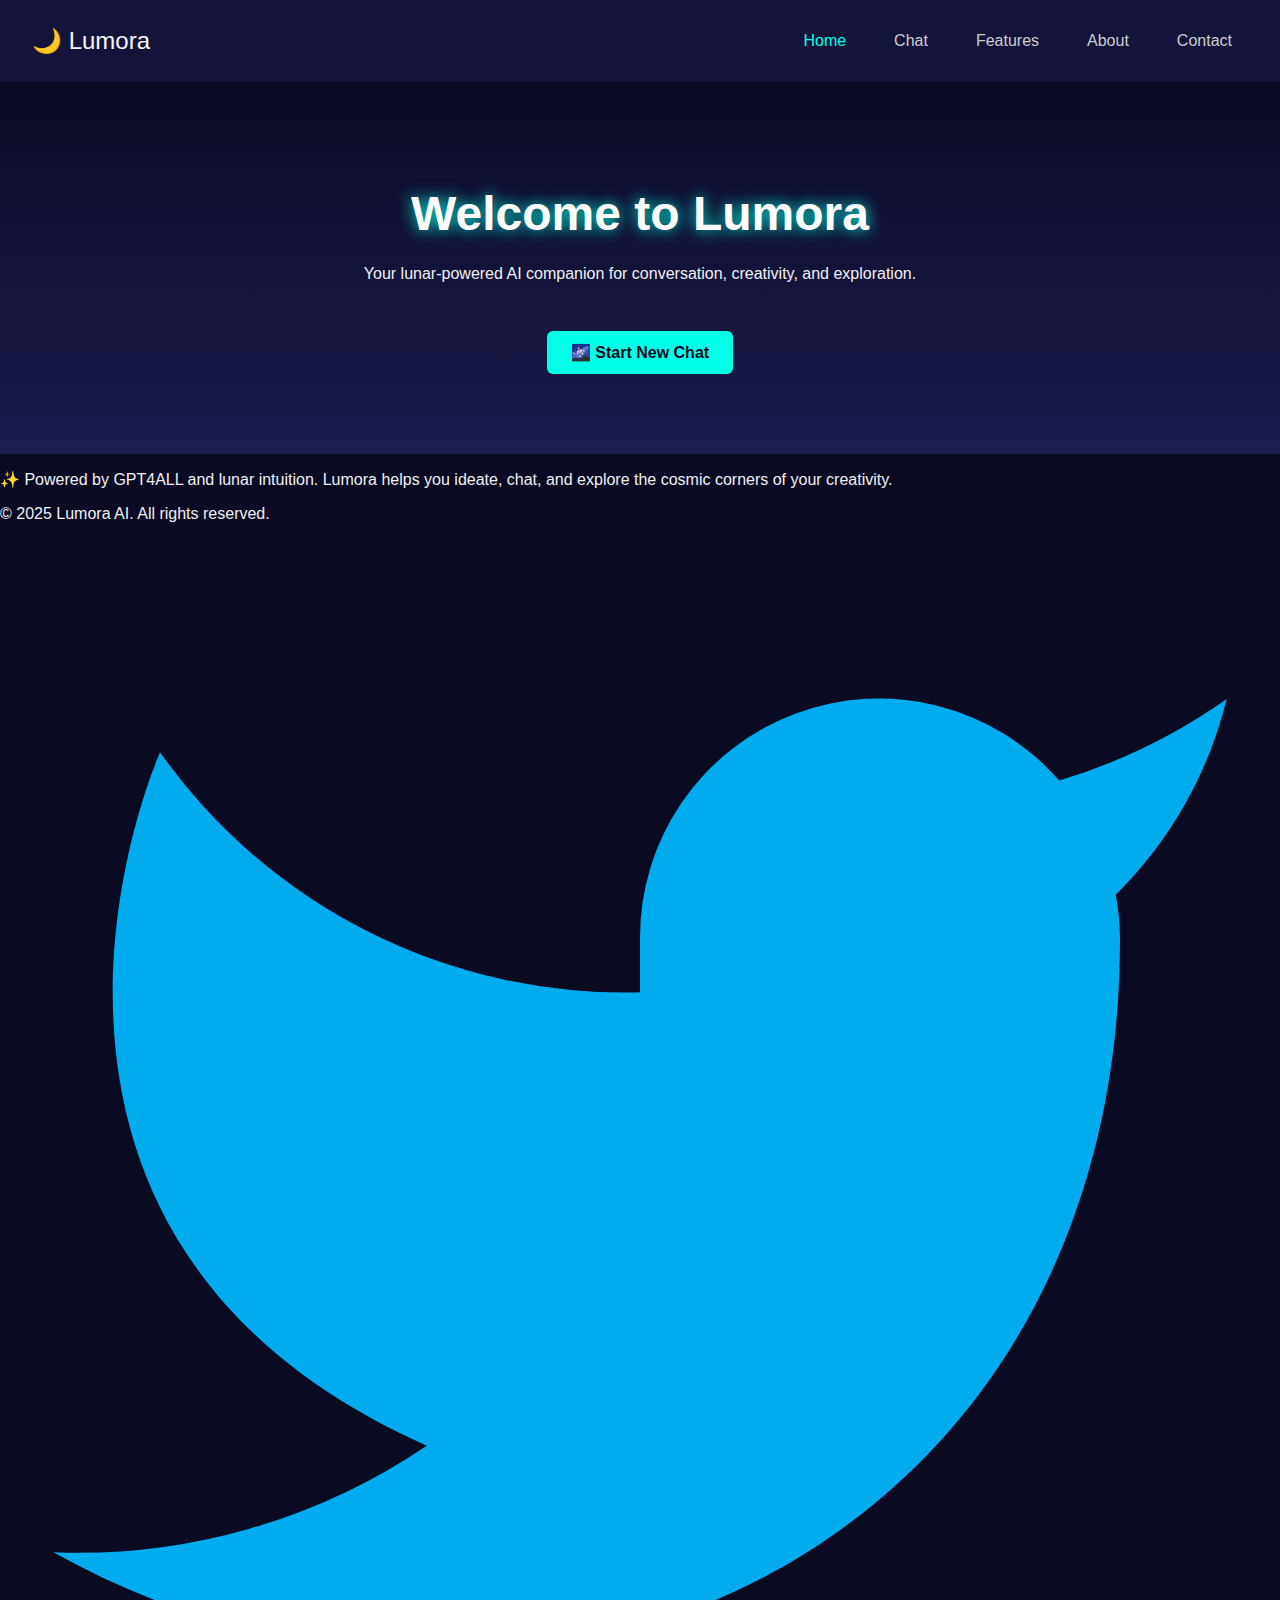
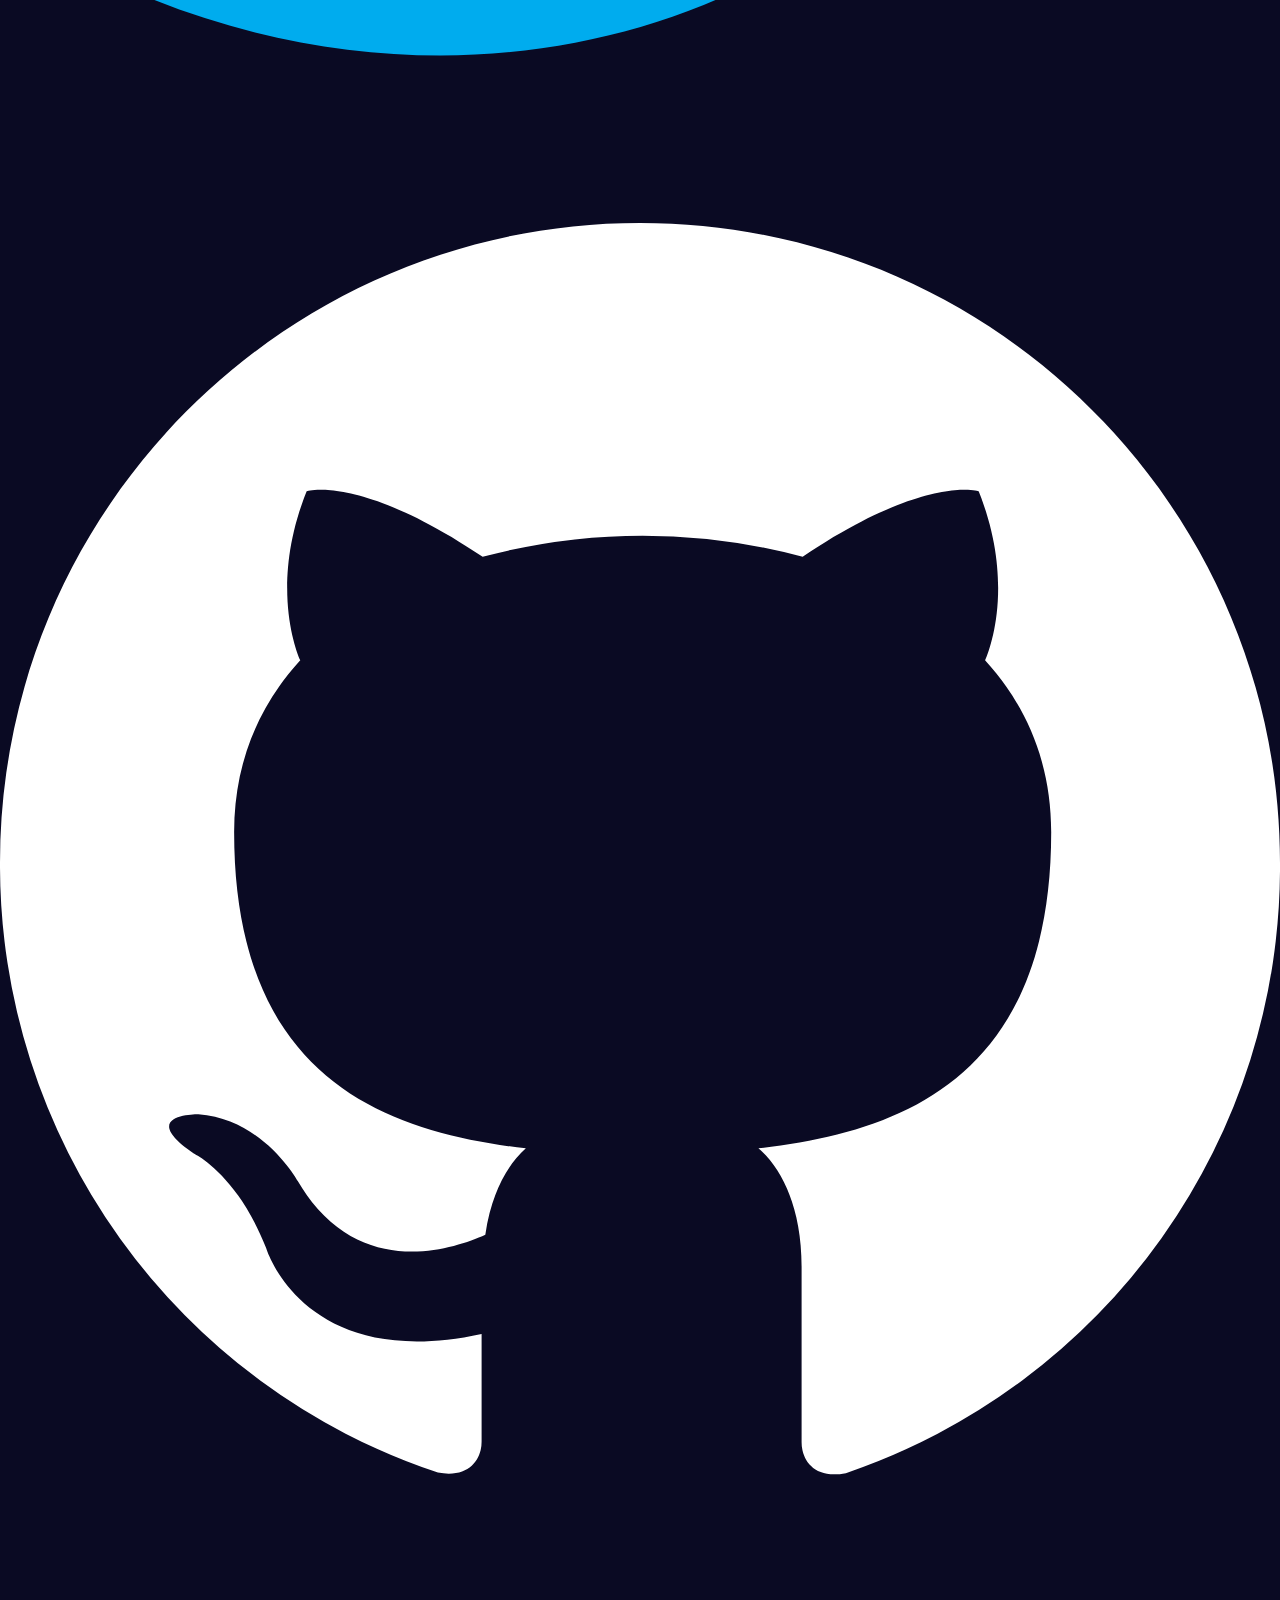
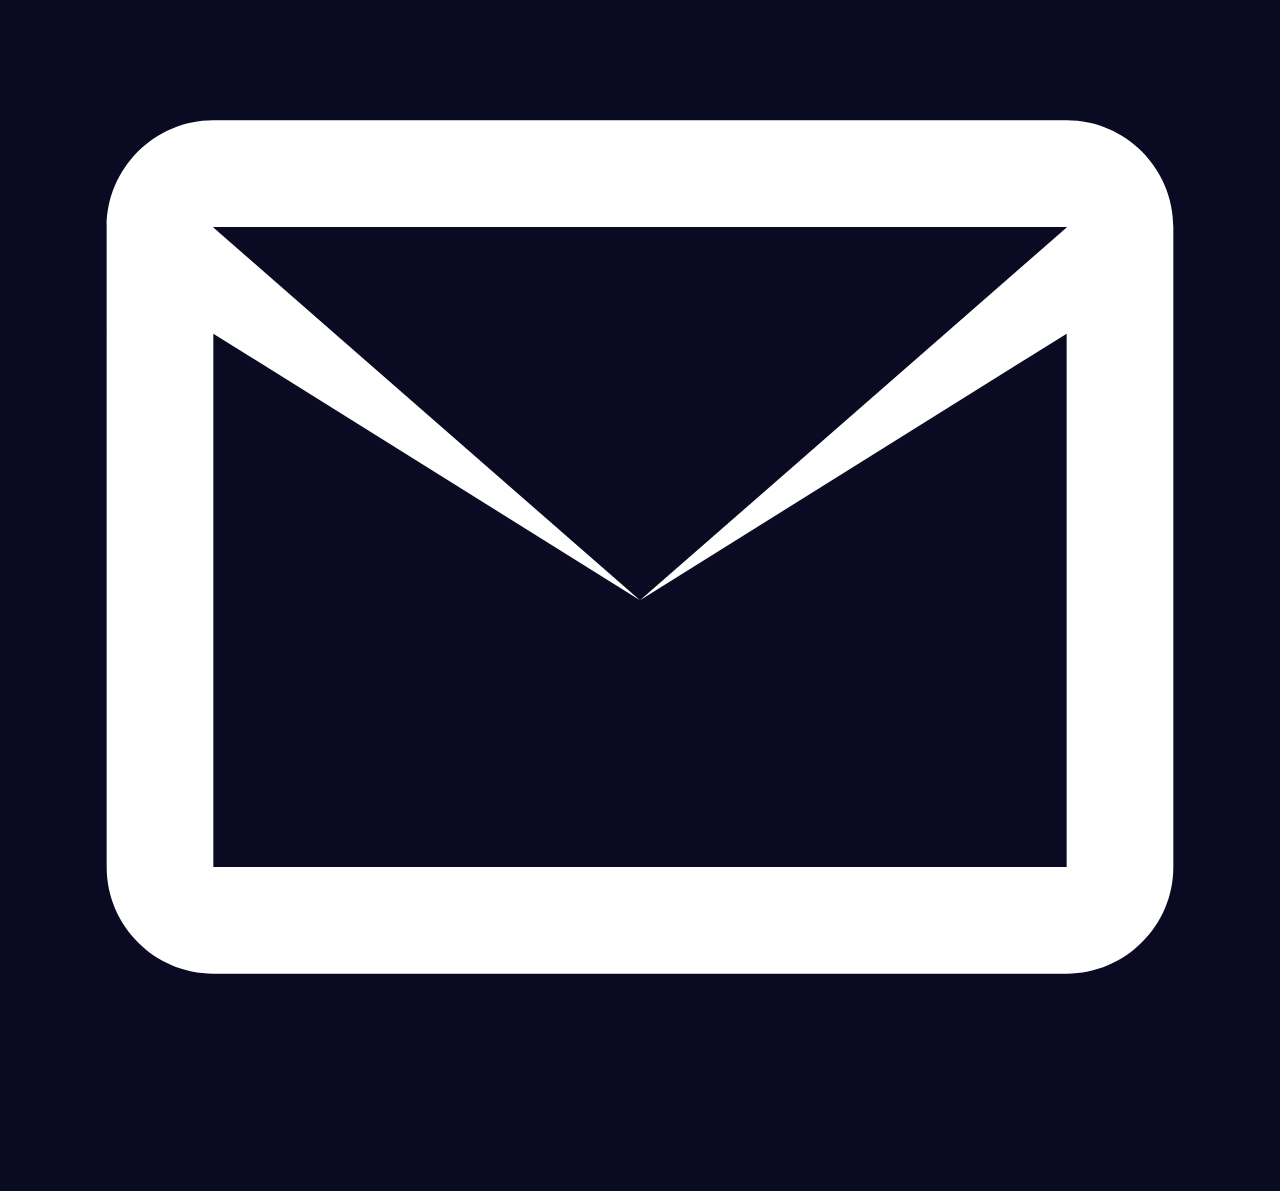
<file: Index.html>
<!DOCTYPE html>
<html lang="en">
<head>
  <meta charset="UTF-8" />
  <meta name="viewport" content="width=device-width, initial-scale=1.0" />
  <title>Lumora – Your Cosmic Companion</title>
  <link rel="stylesheet" href="styles/style.css" />
</head>
<body>
  <!-- Navbar -->
  <header class="navbar">
    <div class="logo">🌙 Lumora</div>
    <nav>
      <ul>
        <li><a href="index.html" class="active">Home</a></li>
        <li><a href="chat.html">Chat</a></li>
        <li><a href="features.html">Features</a></li>
        <li><a href="about.html">About</a></li>
        <li><a href="contact.html">Contact</a></li>
      </ul>
    </nav>
  </header>

  <!-- Main Content -->
  <main class="page-content">
    <!-- Hero Section -->
    <section class="hero">
      <h1 class="glow-title">Welcome to Lumora</h1>
      <p>Your lunar-powered AI companion for conversation, creativity, and exploration.</p>
      <a href="chat.html" class="cta-button">🌌 Start New Chat</a>
    </section>

    <!-- Introduction Block -->
    <section class="intro-section">
      <p>✨ Powered by GPT4ALL and lunar intuition. Lumora helps you ideate, chat, and explore the cosmic corners of your creativity.</p>
    </section>
  </main>

  <!-- Footer -->
  <footer>
    <p>&copy; 2025 Lumora AI. All rights reserved.</p>
    <div class="social-icons">
      <a href="https://twitter.com/yourprofile" target="_blank">
        <img src="assets/icons/twitter.svg" alt="Twitter" />
      </a>
      <a href="https://github.com/yourprofile" target="_blank">
        <img src="assets/icons/github.svg" alt="GitHub" />
      </a>
      <a href="mailto:your@email.com">
        <img src="assets/icons/mail.svg" alt="Email" />
      </a>
    </div>
  </footer>
</body>
</html>
</file>
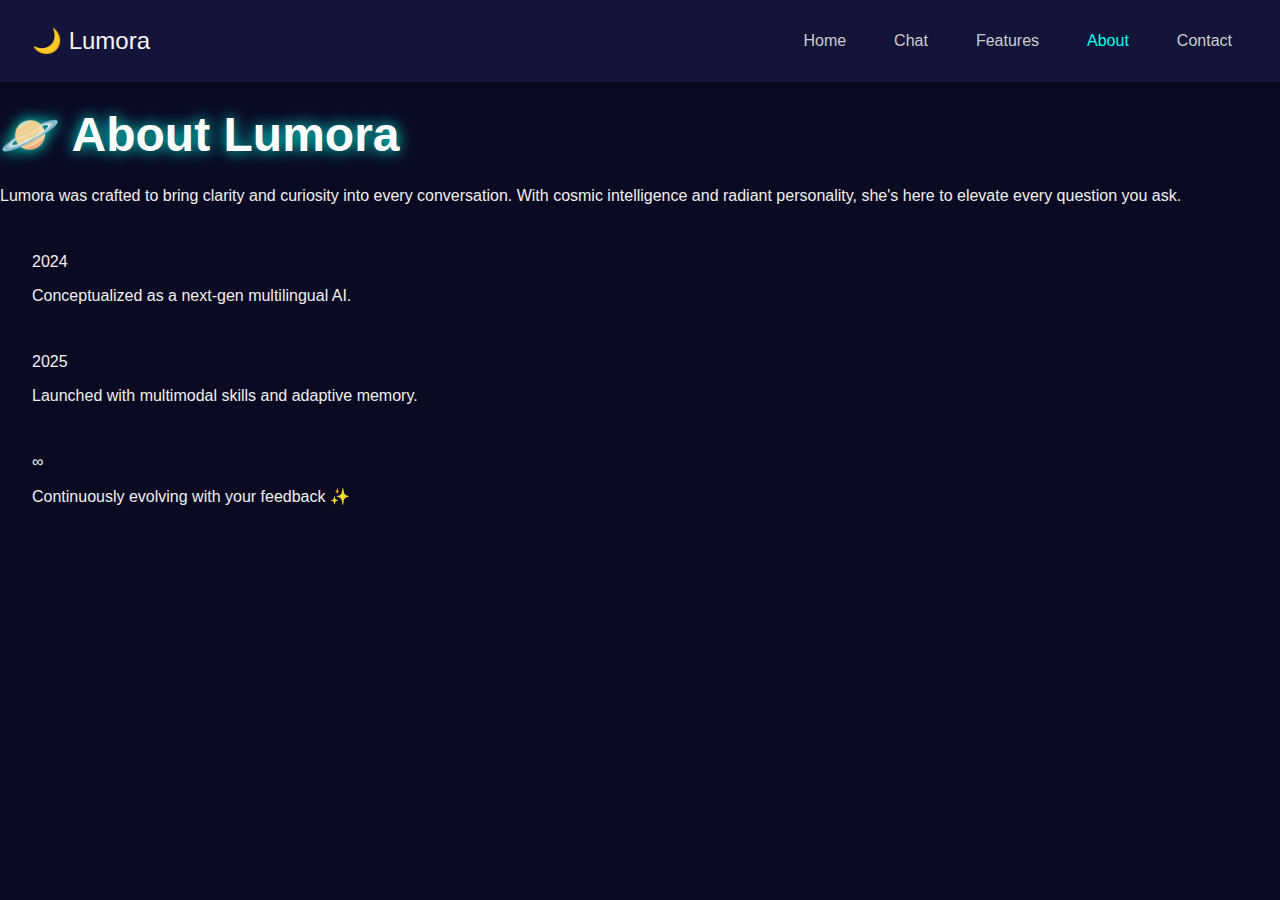
<file: about.html>
<!DOCTYPE html>
<html lang="en">
<head>
  <meta charset="UTF-8" />
  <title>About Lumora</title>
  <link rel="stylesheet" href="styles/style.css" />
</head>
<body>
  <div class="starfield-bg"></div>
  <header class="navbar">
    <div class="logo">🌙 Lumora</div>
    <nav>
      <ul>
        <li><a href="index.html">Home</a></li>
        <li><a href="chat.html">Chat</a></li>
        <li><a href="features.html">Features</a></li>
        <li><a href="about.html" class="active">About</a></li>
        <li><a href="contact.html">Contact</a></li>
      </ul>
    </nav>
  </header>

  <main class="about-section">
    <h1 class="glow-title">🪐 About Lumora</h1>
    <p class="about-intro">
      Lumora was crafted to bring clarity and curiosity into every conversation. With cosmic intelligence and radiant personality, she's here to elevate every question you ask.
    </p>

    <section class="timeline">
      <div class="orbit">
        <div class="planet">2024</div>
        <p>Conceptualized as a next-gen multilingual AI.</p>
      </div>
      <div class="orbit">
        <div class="planet">2025</div>
        <p>Launched with multimodal skills and adaptive memory.</p>
      </div>
      <div class="orbit">
        <div class="planet">∞</div>
        <p>Continuously evolving with your feedback ✨</p>
      </div>
    </section>
  </main>
</body>
</html>
</file>
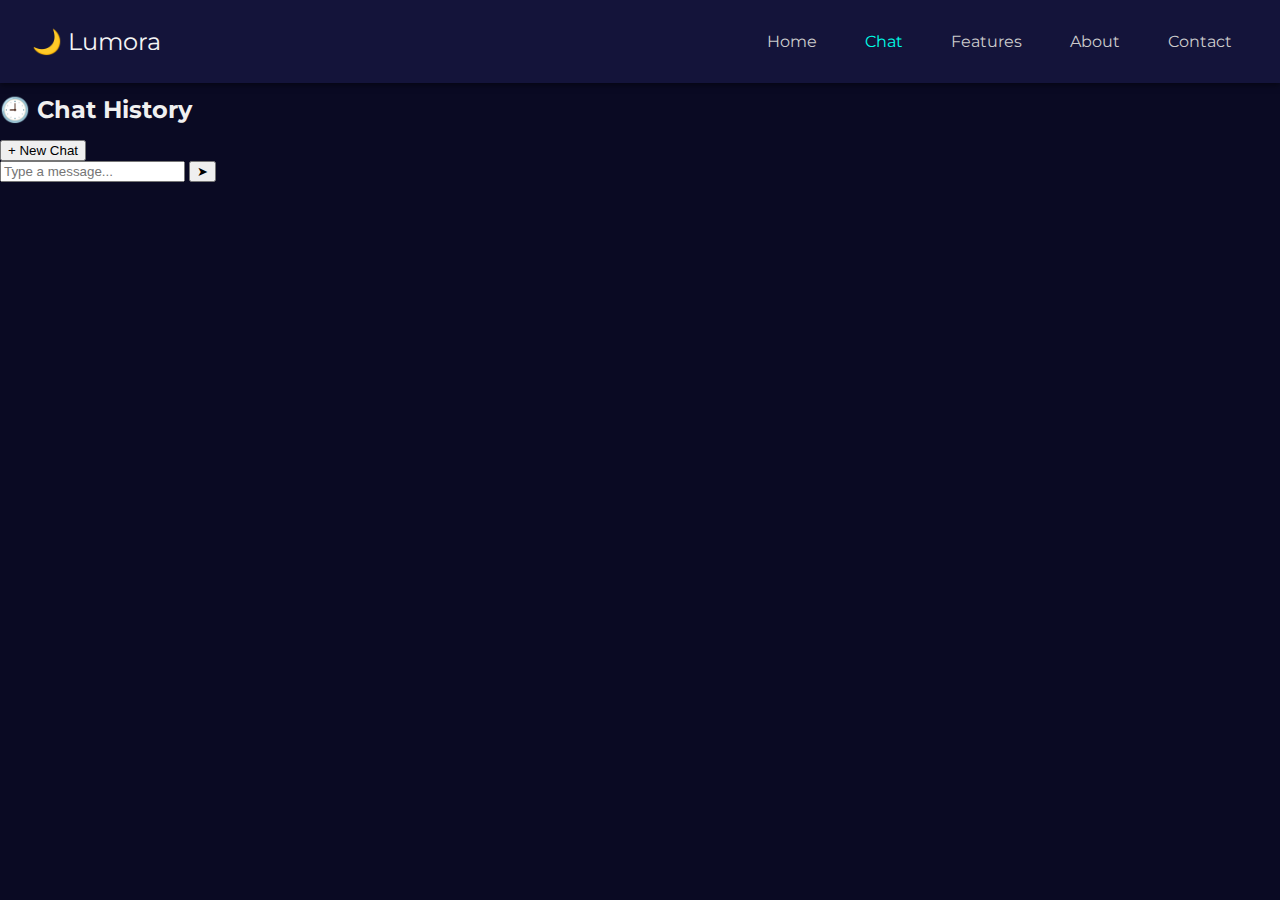
<file: chat.html>
<!DOCTYPE html>
<html lang="en">
<head>
  <meta charset="UTF-8" />
  <title>Lumora Chat – Converse with Your AI</title>
  <link rel="stylesheet" href="styles/style.css" />
  <link href="https://fonts.googleapis.com/css2?family=Orbitron:wght@600&family=Montserrat&display=swap" rel="stylesheet">
</head>
<body>
  <div class="starfield-bg"></div>
  <header class="navbar">
    <div class="logo">🌙 Lumora</div>
    <nav>
      <ul>
        <li><a href="index.html">Home</a></li>
        <li><a href="chat.html" class="active">Chat</a></li>
        <li><a href="features.html">Features</a></li>
        <li><a href="about.html">About</a></li>
        <li><a href="contact.html">Contact</a></li>
      </ul>
    </nav>
  </header>

  <main class="chat-container">
    <aside class="chat-sidebar">
      <h2>🕘 Chat History</h2>
      <ul id="chat-history"></ul>
      <button id="new-chat">+ New Chat</button>
    </aside>

    <section class="chat-main">
      <div id="chat-window"></div>
      <form id="chat-form">
        <input type="text" id="chat-input" placeholder="Type a message..." autocomplete="off" />
        <button type="submit">➤</button>
      </form>
    </section>
  </main>

  <script src="scripts/chat.js"></script>
</body>
</html>
</file>
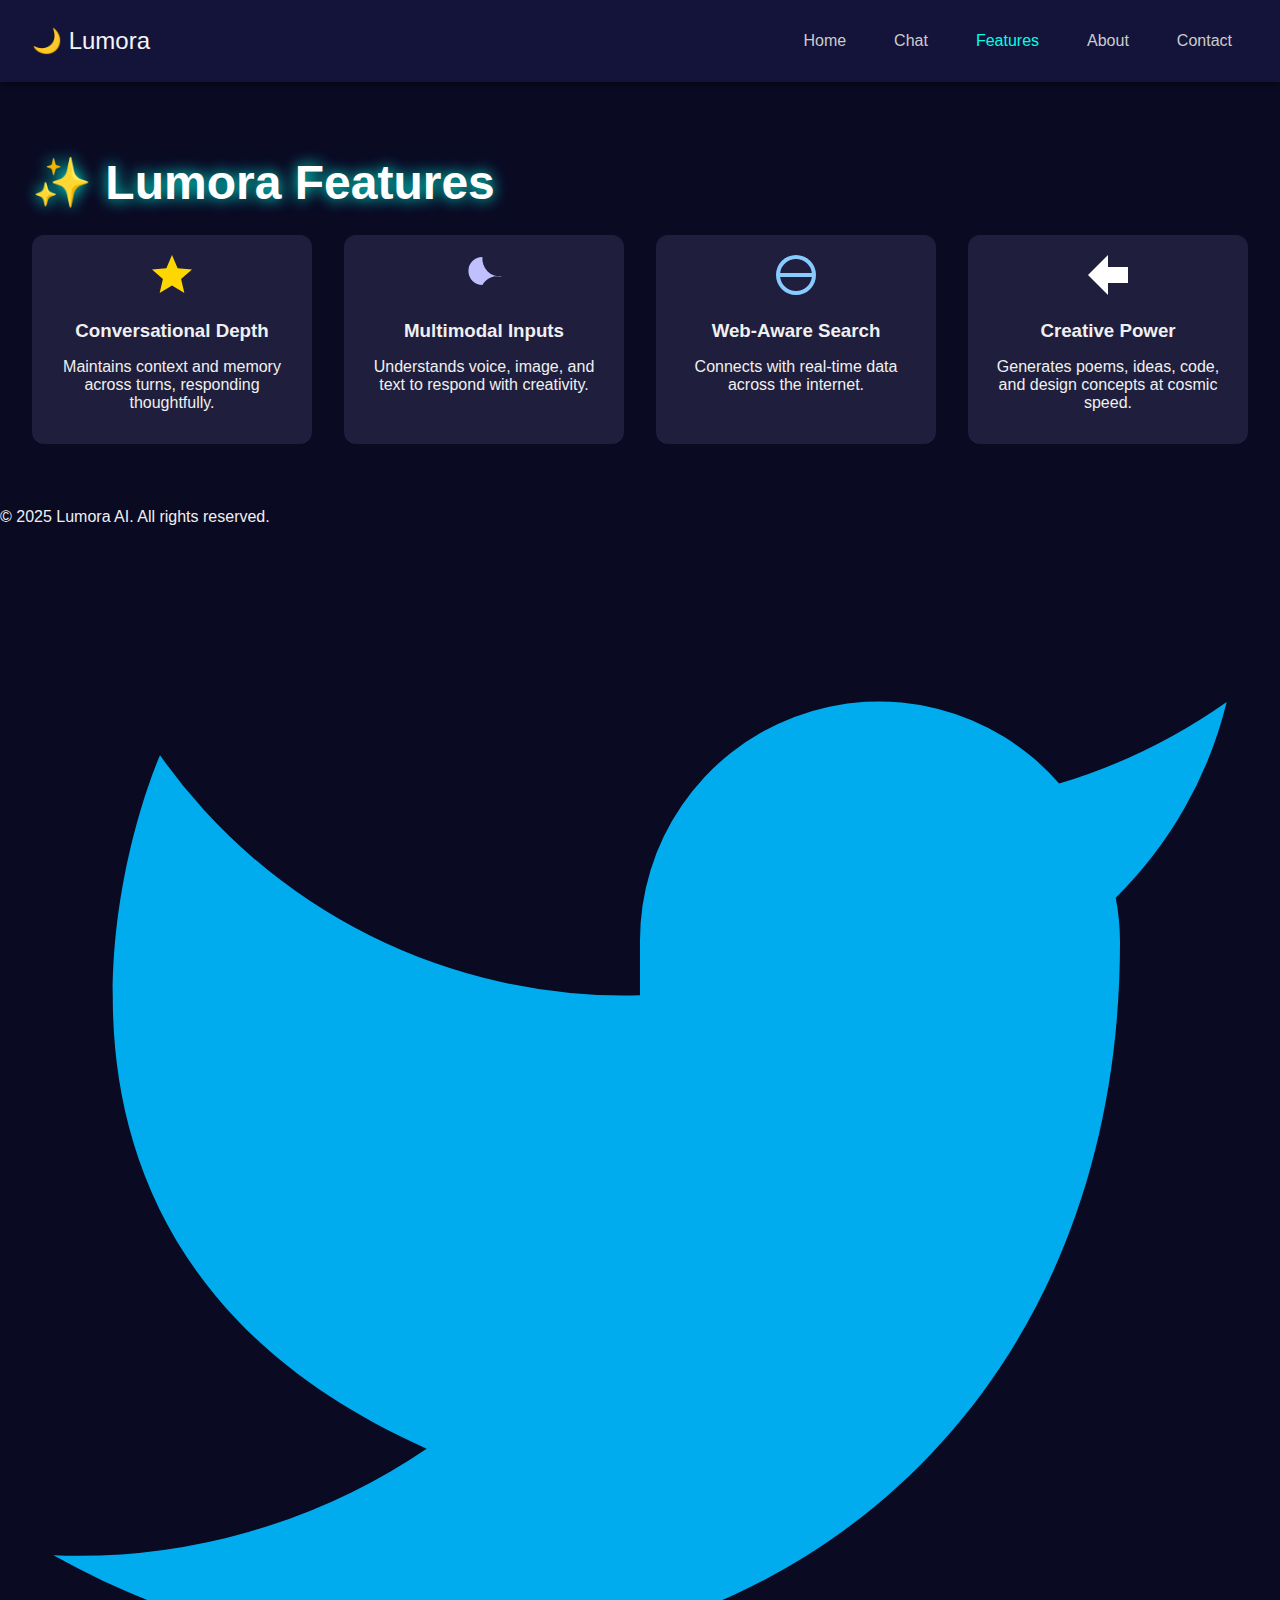
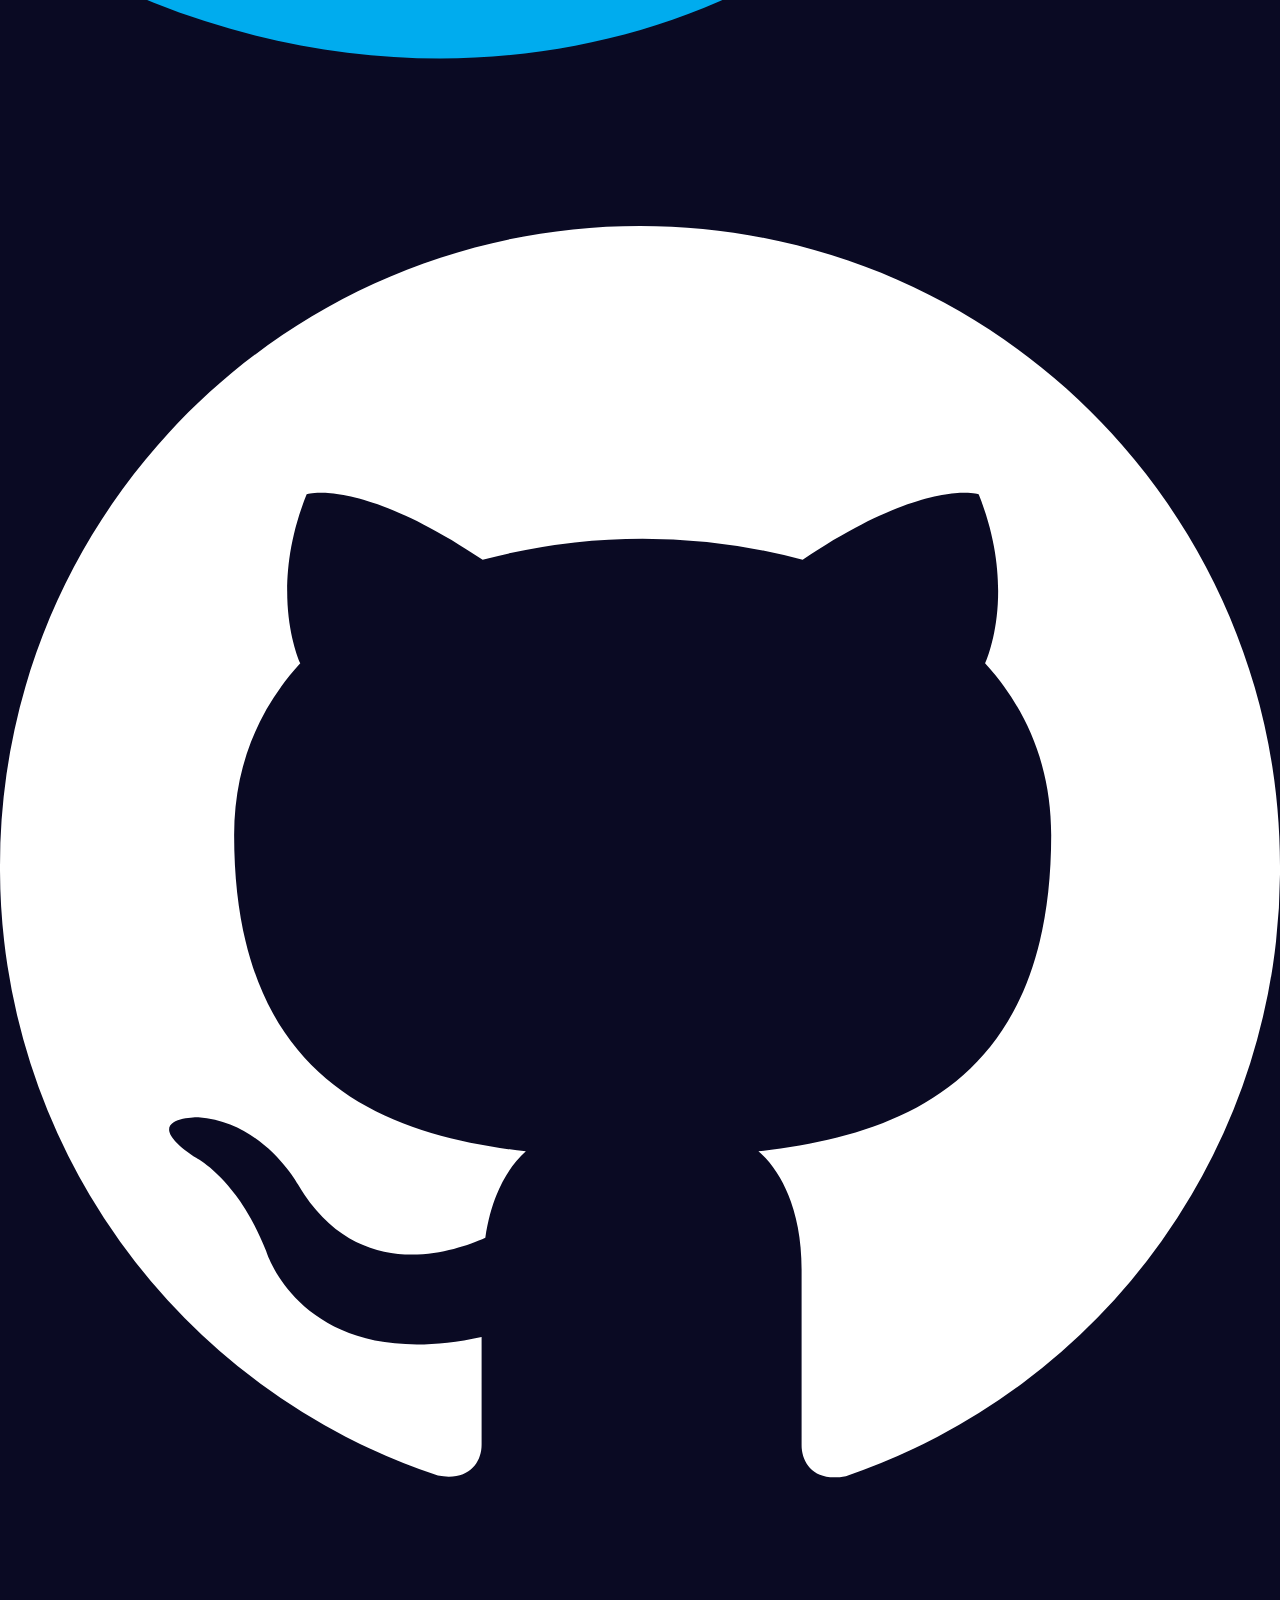
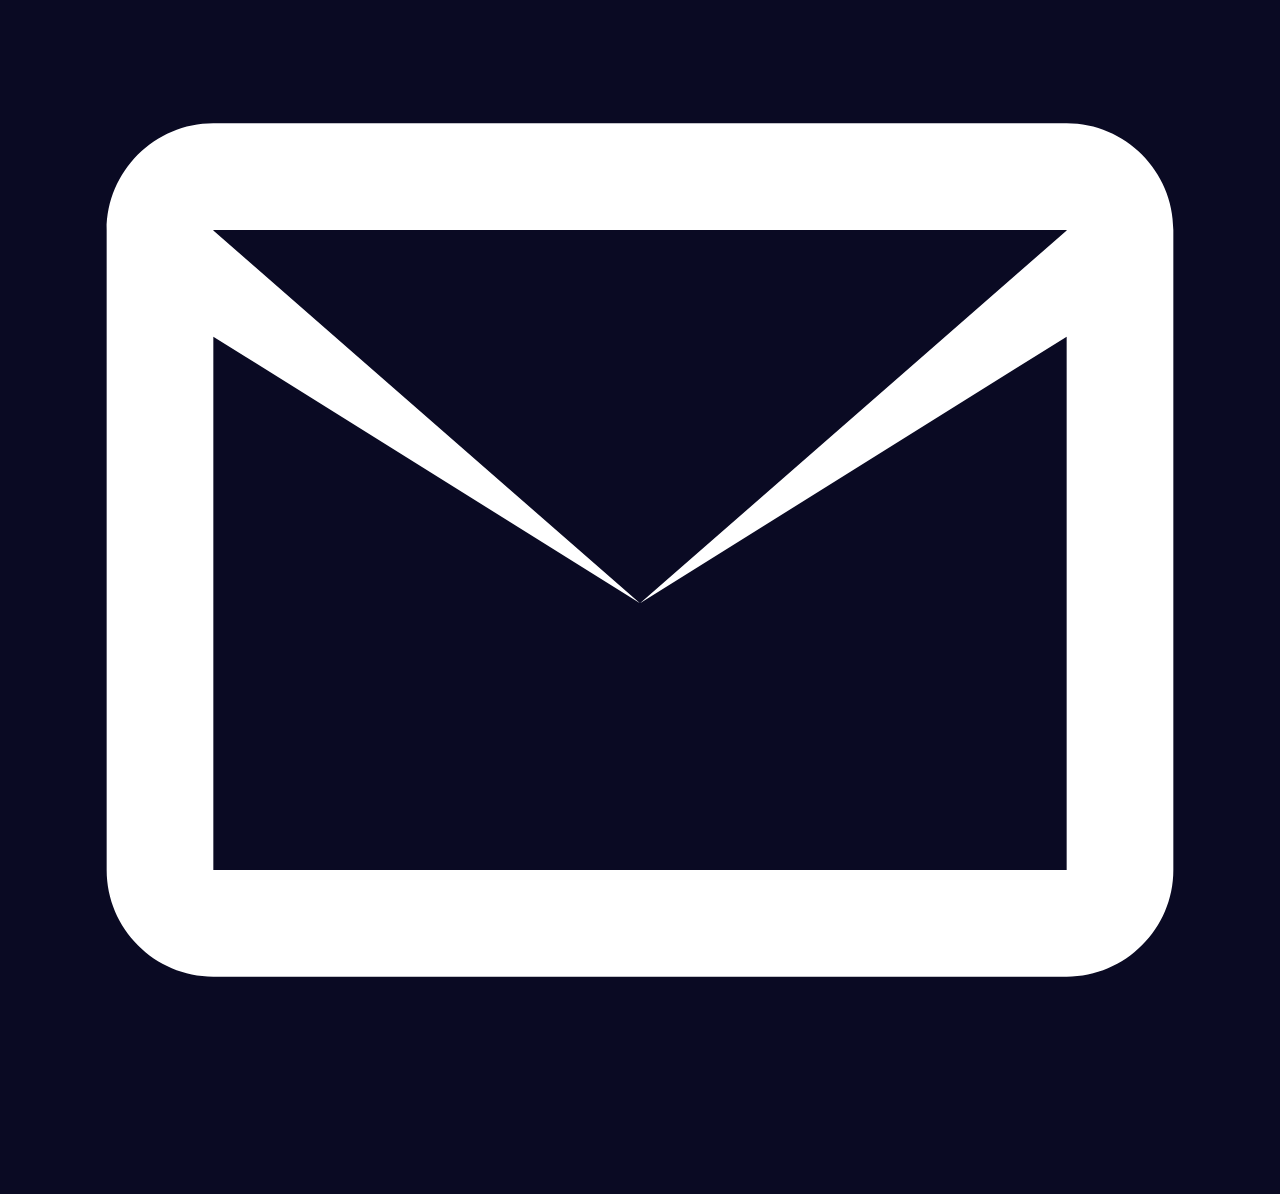
<file: features.html>
<!DOCTYPE html>
<html lang="en">
<head>
  <meta charset="UTF-8" />
  <title>Features – Lumora</title>
  <link rel="stylesheet" href="styles/style.css" />
</head>
<body>
  <header class="navbar">
    <div class="logo">🌙 Lumora</div>
    <nav>
      <ul>
        <li><a href="index.html">Home</a></li>
        <li><a href="chat.html">Chat</a></li>
        <li><a href="features.html" class="active">Features</a></li>
        <li><a href="about.html">About</a></li>
        <li><a href="contact.html">Contact</a></li>
      </ul>
    </nav>
  </header>

  <main class="features-section">
    <h1 class="glow-title">✨ Lumora Features</h1>
    <div class="features-grid">
      <div class="feature-card">
        <img src="assets/icons/star.svg" alt="Star" />
        <h3>Conversational Depth</h3>
        <p>Maintains context and memory across turns, responding thoughtfully.</p>
      </div>
      <div class="feature-card">
        <img src="assets/icons/moon.svg" alt="Moon" />
        <h3>Multimodal Inputs</h3>
        <p>Understands voice, image, and text to respond with creativity.</p>
      </div>
      <div class="feature-card">
        <img src="assets/icons/planet.svg" alt="Planet" />
        <h3>Web-Aware Search</h3>
        <p>Connects with real-time data across the internet.</p>
      </div>
      <div class="feature-card">
        <img src="assets/icons/comet.svg" alt="Comet" />
        <h3>Creative Power</h3>
        <p>Generates poems, ideas, code, and design concepts at cosmic speed.</p>
      </div>
    </div>
  </main>

  <footer>
    <p>&copy; 2025 Lumora AI. All rights reserved.</p>
    <div class="social-icons">
      <a href="https://twitter.com/yourprofile" target="_blank">
        <img src="assets/icons/twitter.svg" alt="Twitter" />
      </a>
      <a href="https://github.com/yourprofile" target="_blank">
        <img src="assets/icons/github.svg" alt="GitHub" />
      </a>
      <a href="mailto:your@email.com">
        <img src="assets/icons/mail.svg" alt="Email" />
      </a>
    </div>
  </footer>
</body>
</html>
</file>
<file: styles/style.css>
/* 🌌 Base Styles */
body {
  margin: 0;
  font-family: 'Montserrat', sans-serif;
  background-color: #0a0a23;
  color: #f0f0f0;
}

h1, h2, h3 {
  margin: 0.5em 0;
}

a {
  text-decoration: none;
  color: inherit;
}

/* 🌙 Navbar */
.navbar {
  display: flex;
  justify-content: space-between;
  align-items: center;
  padding: 1rem 2rem;
  background-color: #14143a;
  box-shadow: 0 2px 6px rgba(0,0,0,0.5);
}

.navbar .logo {
  font-size: 1.5rem;
  color: #f5f5f5;
}

.navbar ul {
  list-style: none;
  display: flex;
  gap: 1rem;
}

.navbar a {
  padding: 0.5rem 1rem;
  color: #ccc;
  transition: color 0.3s ease;
}

.navbar a.active,
.navbar a:hover {
  color: #00ffe7;
}

/* 🌠 Hero Section */
.hero {
  text-align: center;
  padding: 5rem 2rem;
  background: linear-gradient(#0a0a23, #1c1c4e);
}

.glow-title {
  font-size: 3rem;
  color: #ffffff;
  text-shadow: 0 0 15px #00ffe7;
}

.cta-button {
  display: inline-block;
  margin-top: 2rem;
  padding: 0.75rem 1.5rem;
  background: #00ffe7;
  color: #0a0a23;
  font-weight: bold;
  border-radius: 6px;
}

/* 🧩 Features Grid */
.features-section {
  padding: 3rem 2rem;
}

.features-grid {
  display: grid;
  grid-template-columns: repeat(auto-fit, minmax(220px, 1fr));
  gap: 2rem;
}

.feature-card {
  background: #1f1f3d;
  padding: 1rem;
  border-radius: 12px;
  text-align: center;
}

.feature-card img {
  width: 48px;
  margin-bottom: 0.5rem;
}

/* 🧭 About Timeline */
.timeline {
  display: flex;
  flex-direction: column;
  gap: 2rem;
  padding: 2rem;
}

.event {
  background: #1f1f3d;
  padding: 1rem;
  border-radius: 10px;
}

/* 📬 Contact Form */
.contact-section {
  padding: 2rem;
}

#contact-form {
  display: flex;
  flex-direction: column;
  gap: 1rem;
  max-width: 500px;
  margin: auto;
}

#contact-form input,
#contact-form textarea {
  padding: 0.75rem;
  border-radius: 6px;
  border: none;
  background: #222;
  color: #fff;
}

#contact-form button {
  background: #00ffe7;
  color: #0a0a23;
  font-weight: bold;
  padding: 0.75rem;
  border-radius: 6px;
  border: none;
}

.form-success {
  text-align: center;
  margin-top: 2rem;
  color: #00ffe7;
}

/* 💬 Chat UI */
.chat-ui {
  display: flex;
  flex-direction: row;
  height: 100vh;
  background: linear-gradient(to bottom, #0a0a23, #1c1c4e);
}

.chat-history-panel {
  width: 25%;
  min-width: 200px;
  padding: 1rem;
  border-right: 1px solid #333;
  overflow-y: auto;
  background-color: #14143a;
}

.chat-window-panel {
  flex: 1;
  display: flex;
  flex-direction: column;
  padding: 1rem;
}

.chat-window {
  flex: 1;
  overflow-y: auto;
  display: flex;
  flex-direction: column;
  gap: 1rem;
  font-size: 1.1rem;
}

.message {
  max-width: 80%;
  padding: 1rem 1.25rem;
  border-radius: 16px;
  line-height: 1.5;
}

.message.user {
  align-self: flex-end;
  background-color: #00ffe7;
  color: #0a0a23;
}

.message.ai {
  align-self: flex-start;
  background-color: #1f1f3d;
  color: #f0f0f0;
}

.chat-input-bar {
  display: flex;
  gap: 0.5rem;
  background: #14143a;
  padding: 1rem;
  border-radius: 10px;
  position: sticky;
  bottom: 0;
}

.chat-input-bar input {
  flex: 1;
  padding: 0.75rem;
  border-radius: 8px;
  background: #222;
  color: #fff;
  border: none;
}

.chat-input-bar button {
  background: #00ffe7;
  border: none;
  padding: 0.75rem 1.25rem;
  border-radius: 8px;
  color: #0a0a23;
  font-weight: bold;
  cursor: pointer;
}

/* ✨ Typing Indicator */
.typing-indicator {
  display: flex;
  justify-content: center;
  margin-top: 0.5rem;
}

.typing-indicator span {
  display: inline-block;
  width: 8px;
  height: 8px;
  margin: 0 3px;
  background: #00ffe7;
  border-radius: 50%;
  animation: blink 1.2s infinite ease-in-out;
}

@keyframes blink {
  0%, 80%, 100% { opacity: 0; }
  40% { opacity: 1; }
}

/* 📱 Mobile Responsiveness */
@media screen and (max-width: 768px) {
  .chat-ui {
    flex-direction: column;
  }

  .chat-history-panel {
    display: none;
  }

  .chat-window-panel {
    width: 100%;
    padding: 1rem;
  }

  .chat-window {
    font-size: 1rem;
  }

  .chat-input-bar input,
  .chat-input-bar button {
    font-size: 1rem;
  }

  .features-grid {
    grid-template-columns: 1fr;
  }
}
</file>
